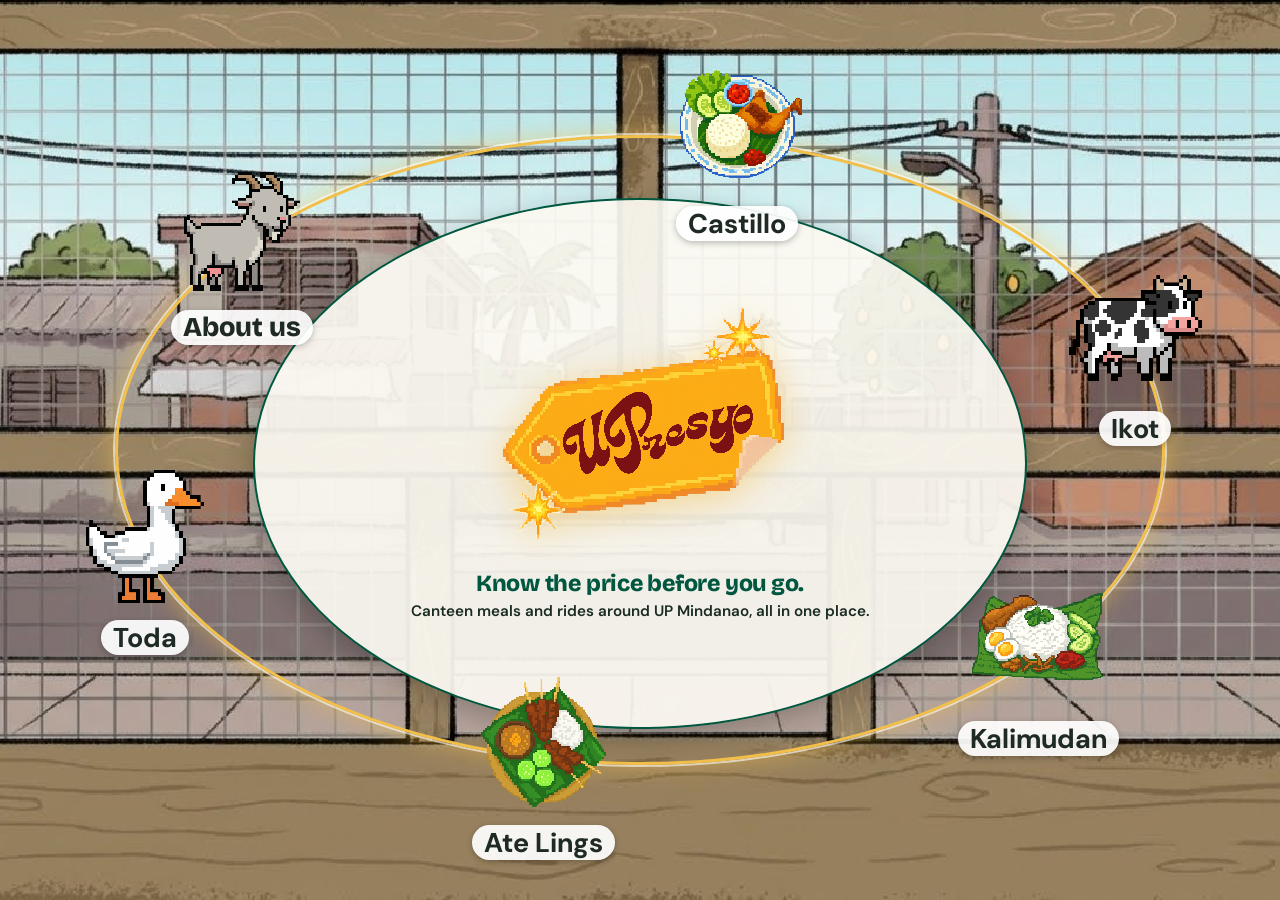
<file: UPRESYO/html files/index.html>
<!DOCTYPE html>
<html lang="en">
<head>
  <meta charset="UTF-8">
  <meta name="viewport" content="width=device-width, initial-scale=1">
  <title>UPRESYO</title>
  <link rel="preconnect" href="https://fonts.googleapis.com">
  <link rel="preconnect" href="https://fonts.gstatic.com" crossorigin>
  <link href="https://fonts.googleapis.com/css2?family=Bricolage+Grotesque:wght@600;800&family=DM+Sans:wght@400;500;700&display=swap" rel="stylesheet">
  <link rel="stylesheet" href="../css%20files/index.css">
</head>
<body>
  <div class="frame">

    <!-- Hero stage -->
    <main class="stage">
      <div class="orbit orbit-outer"></div>
      <div class="orbit orbit-inner"></div>

      <!-- Center: logo, headline, tagline -->
      <!-- Center: logo, headline, tagline -->
<section class="hero">
    <img class="hero-logo" src="../images/finallogo.png" alt="UPRESYO Logo">
    <h1>Know the price before you go.</h1>
    <p>Canteen meals and rides around UP Mindanao, all in one place.</p>
</section>

      <!-- Canteen 1 -->
<a href="castillo.html" class="blob blob-top tint-gold">
    <img src="../images/finalcastillo.png" alt="Castillo" class="blob-img">
    <span>Castillo</span>
</a>

<!-- Jeepney -->
<a href="toda.html#ikot" class="blob blob-right tint-green">
    <img src="../images/finalikot.png" alt="Jeepney" class="blob-img">
    <span>Ikot</span>
</a>

<!-- Canteen 2 -->
<a href="kalimudan.html" class="blob blob-left tint-gold">
    <img src="../images/finalkalimudan.png" alt="Canteen 2" class="blob-img">
    <span>Kalimudan</span>
</a>

<!-- Canteen 3 -->
<a href="atelings.html" class="blob blob-bottom-left tint-gold">
    <img src="../images/finalatelings.png" alt="Canteen 3" class="blob-img">
    <span>Ate Lings</span>
</a>

<!-- Tricycle -->
<a href="toda.html" class="blob blob-bottom-right tint-green">
    <img src="../images/finaltoda.png" alt="Tricycle" class="blob-img">
    <span>Toda</span>
</a>

<a href="about.html" class="blob blob-top-left about-blob">
    <img src="../images/finalaboutus.png" alt="About us" class="blob-img">
    <span>About us</span>
</a>

    </main>

  </div>
  <script src="../js%20files/index.js" defer></script>
</body>
</html>
</file>
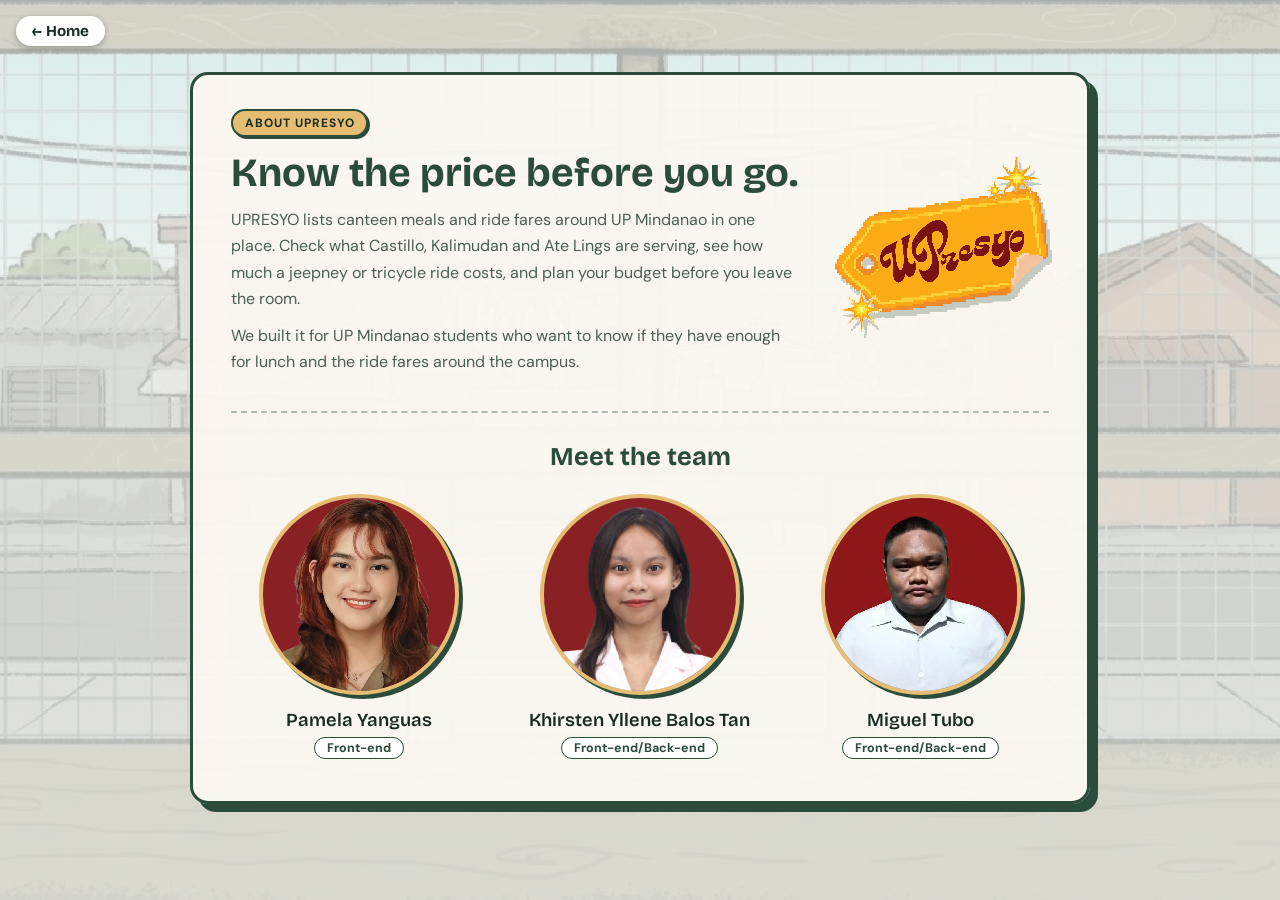
<file: UPRESYO/html files/about.html>
<!DOCTYPE html>
<html lang="en">
<head>
  <meta charset="UTF-8">
  <meta name="viewport" content="width=device-width, initial-scale=1">
  <title>About us | UPRESYO</title>
  <link rel="preconnect" href="https://fonts.googleapis.com">
  <link rel="preconnect" href="https://fonts.gstatic.com" crossorigin>
      <link href="https://fonts.googleapis.com/css2?family=Bricolage+Grotesque:wght@500;600;700;800&family=DM+Sans:wght@400;500;600;700&display=swap" rel="stylesheet">
  <link rel="stylesheet" href="../css%20files/index.css">
  <link rel="stylesheet" href="../css%20files/about.css">
</head>
<body>

   <!-- Back to the index map (same as the Toda page) -->
    <a href="index.html" class="back-pill">&larr; Home</a>

  <main class="page">
    <section class="about-container">

      <!-- What UPRESYO is -->
      <div class="about-intro">
        <div class="intro-text">
          <span class="about-tag">About UPRESYO</span>
          <h1 class="about-title">Know the price before you go.</h1>
          <p>
            UPRESYO lists canteen meals and ride fares around UP Mindanao in one place.
            Check what Castillo, Kalimudan and Ate Lings are serving, see how much a
            jeepney or tricycle ride costs, and plan your budget before you leave the room.
          </p>
          <p>
            We built it for UP Mindanao students who want to know if they have enough
            for lunch and the ride fares around the campus.
          </p>
        </div>
        <div class="intro-art">
          <img src="../images/finallogo.png" alt="UPRESYO price tag logo">
        </div>
      </div>

      <!-- Team -->
      <h2 class="team-heading">Meet the team</h2>

      <div class="team">
        <figure class="member">
         <div class="picture"><img src="../images/pam.png" alt="Photo of Pamela Yanguas"></div>
          <figcaption>
            <span class="member-name">Pamela Yanguas</span>
            <span class="member-role">Front-end</span>
          </figcaption>
        </figure>

        <figure class="member">
         <div class="picture"><img src="../images/khirsten.png" alt="Photo of Khirsten Yllene Balos Tan"></div>
          <figcaption>
           <span class="member-name">Khirsten Yllene Balos Tan</span>
            <span class="member-role">Front-end/Back-end</span>
          </figcaption>
        </figure>

        <figure class="member">
         <div class="picture"><img src="../images/pau.png" alt="Photo of Miguel Tubo"></div>
          <figcaption>
           <span class="member-name">Miguel Tubo</span>
            <span class="member-role">Front-end/Back-end</span>
          </figcaption>
        </figure>
      </div>

    </section>
  </main>

</body>
</html>
</file>
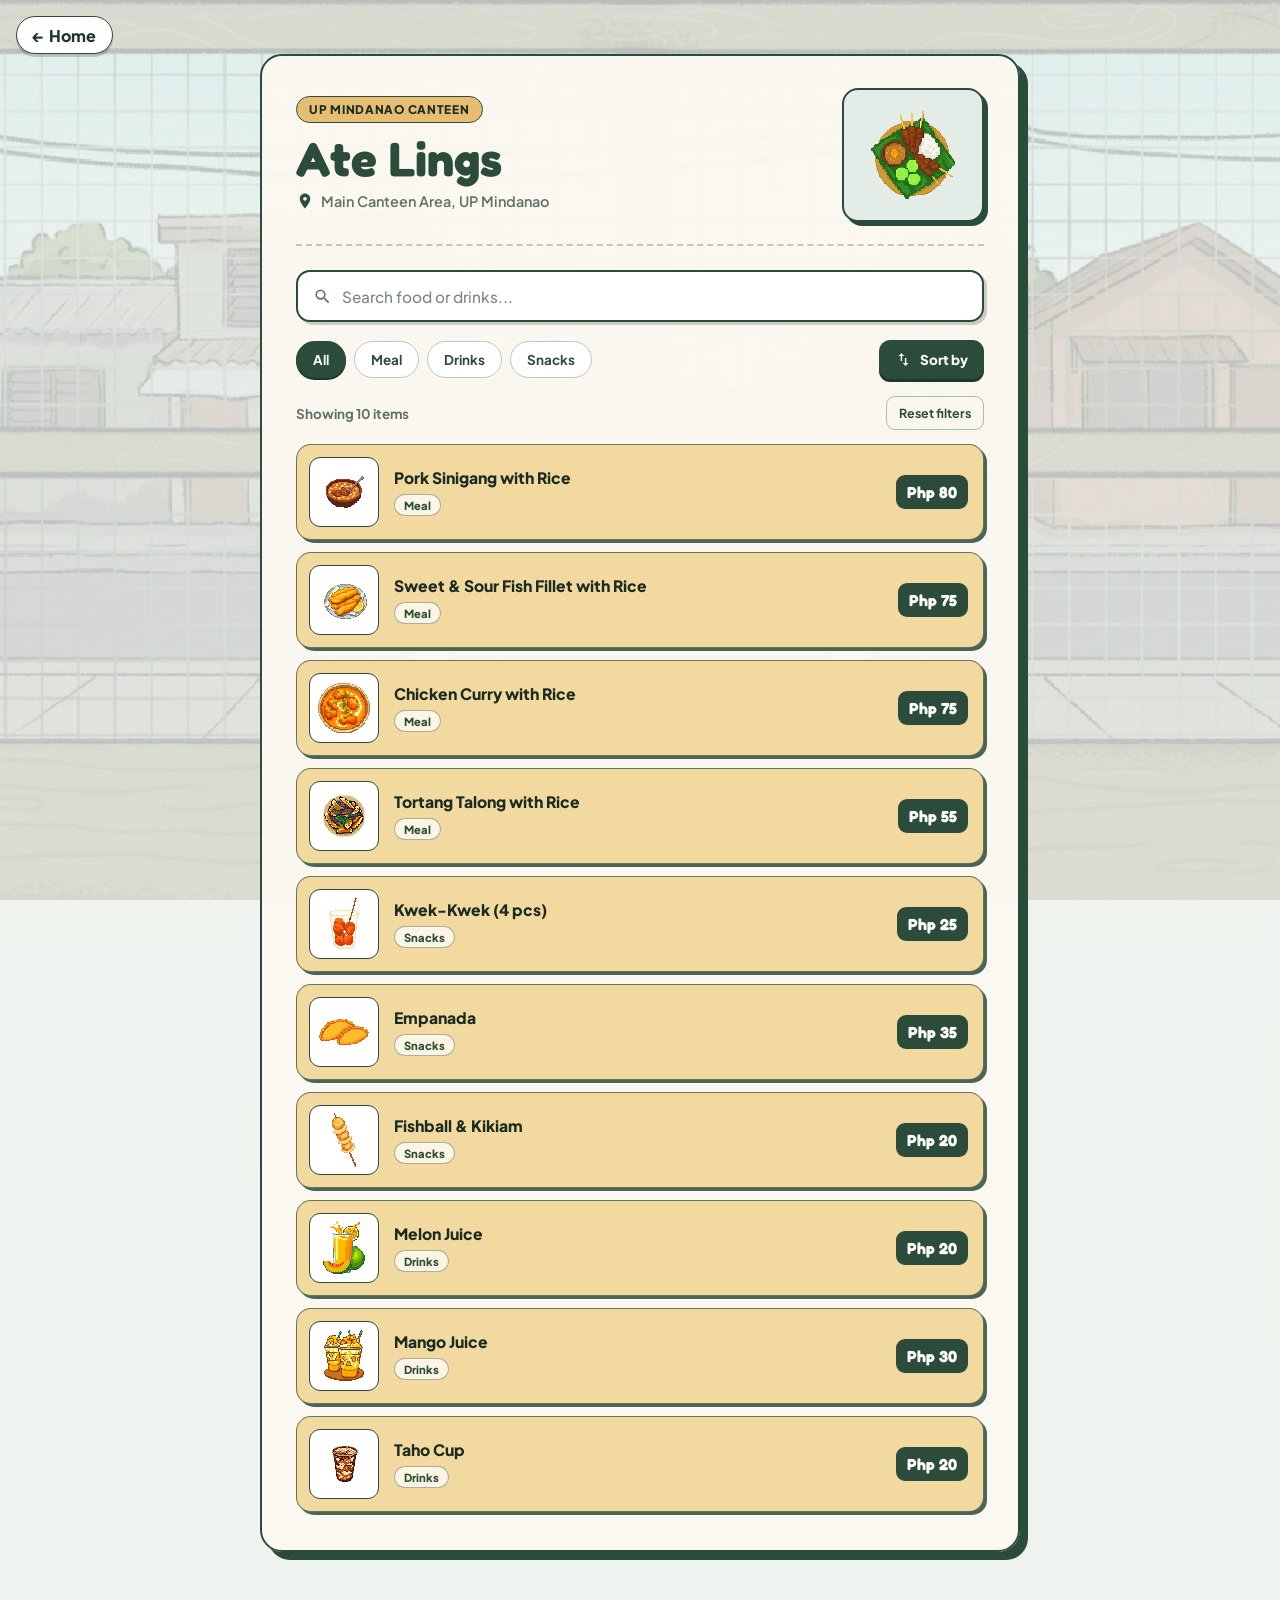
<file: UPRESYO/html files/atelings.html>
<!DOCTYPE html>
<html lang="en">
<head>
  <meta charset="UTF-8" />
  <meta name="viewport" content="width=device-width, initial-scale=1.0" />
  <title>Ate Lings | UPRESYO</title>
  <link rel="preconnect" href="https://fonts.googleapis.com" />
  <link rel="preconnect" href="https://gstatic.com" crossorigin />
  <link href="https://fonts.googleapis.com/css2?family=Fredoka:wght@500;600;700&family=Plus+Jakarta+Sans:wght@400;500;600;700&display=swap" rel="stylesheet" />
  <link rel="stylesheet" href="../css%20files/index.css" />
  <link rel="stylesheet" href="../css%20files/castillo.css" />
</head>
<body>
  <!-- Back to the index map -->
<a href="index.html" class="back-pill">&larr; Home</a>

  <main class="page">
    <section class="castillo-container">
      <div class="eatery-header">
        <div class="header-text">
          <span class="eatery-tag">UP Mindanao Canteen</span>
          <h1 class="eatery-title">Ate Lings</h1>
          <p class="location">
            <svg viewBox="0 0 24 24" aria-hidden="true">
              <path d="M12 2C8.13 2 5 5.13 5 9c0 5.25 7 13 7 13s7-7.75 7-13c0-3.87-3.13-7-7-7zm0 9.5c-1.38 0-2.5-1.12-2.5-2.5s1.12-2.5 2.5-2.5 2.5 1.12 2.5 2.5-1.12 2.5-2.5 2.5z"/>
            </svg>
            <span>Main Canteen Area, UP Mindanao</span>
          </p>
        </div>

        <div class="pixel-mascot">
          <img src="../images/finalatelings.png" alt="Pixelated Ate Lings storefront and character" />
        </div>
      </div>


      <div class="search">
        <svg class="search-icon" viewBox="0 0 24 24" aria-hidden="true">
          <path d="M15.5 14h-.79l-.28-.27A6.471 6.471 0 0 0 16 9.5 6.5 6.5 0 1 0 9.5 16c1.61 0 3.09-.59 4.23-1.57l.27.28v.79l5 4.99L20.49 19l-4.99-5zm-6 0C7.01 14 5 11.99 5 9.5S7.01 5 9.5 5 14 7.01 14 9.5 11.99 14 9.5 14z"/>
        </svg>
       <input id="searchInput" type="search" placeholder="Search food or drinks..." aria-label="Search food or drinks" />
       <button type="button" id="clearSearch" class="clear-search">Clear</button>
      </div>

      <div class="toolbar">
        <div class="chips" role="group" aria-label="Filter menu by category">
          <button class="chip active" type="button" data-filter="all">All</button>
          <button class="chip" type="button" data-filter="Meal">Meal</button>
          <button class="chip" type="button" data-filter="Drinks">Drinks</button>
          <button class="chip" type="button" data-filter="Snacks">Snacks</button>
        </div>

        <div class="sort-wrap">
          <button id="sortBtn" class="sort" type="button" aria-expanded="false" aria-haspopup="listbox">
            <svg viewBox="0 0 24 24" aria-hidden="true">
              <path d="M9 3 5 6.99h3V14h2V6.99h3L9 3zm7 14.01V10h-2v7.01h-3L15 21l4-3.99h-3z"/>
            </svg>
            <span id="sortLabel">Sort</span>
          </button>

          <div id="sortMenu" class="sort-menu" role="listbox" hidden>
            <button type="button" data-sort="default" class="active">Default order</button>
            <button type="button" data-sort="name-asc">Name: A to Z</button>
            <button type="button" data-sort="name-desc">Name: Z to A</button>
            <button type="button" data-sort="price-asc">Price: low to high</button>
            <button type="button" data-sort="price-desc">Price: high to low</button>
          </div>
        </div>
      </div>

      <div class="results-toolbar">
        <p id="resultCount" class="result-count">Showing menu items</p>
        <button type="button" id="resetFilters" class="reset-filters">Reset filters</button>
      </div>

      <ul id="menuList" class="menu">
         <li class="item" data-name="Pork Sinigang with Rice" data-category="Meal" data-price="80">
            <img class="thumb" src="../images/sinigang.png" alt="Pork Sinigang with Rice" />
            <div class="info">
              <h2 class="item-name">Pork Sinigang with Rice</h2>
              <span class="item-cat">Meal</span>
            </div>
            <span class="price">Php 80</span>
          </li>

          <li class="item" data-name="Sweet &amp; Sour Fish Fillet with Rice" data-category="Meal" data-price="75">
            <img class="thumb" src="../images/fishfillet.png" alt="Sweet &amp; Sour Fish Fillet with Rice" />
            <div class="info">
              <h2 class="item-name">Sweet &amp; Sour Fish Fillet with Rice</h2>
              <span class="item-cat">Meal</span>
            </div>
            <span class="price">Php 75</span>
          </li>

          <li class="item" data-name="Chicken Curry with Rice" data-category="Meal" data-price="75">
            <img class="thumb" src="../images/chickencurry.png" alt="Chicken Curry with Rice" />
            <div class="info">
              <h2 class="item-name">Chicken Curry with Rice</h2>
              <span class="item-cat">Meal</span>
            </div>
            <span class="price">Php 75</span>
          </li>

          <li class="item" data-name="Tortang Talong with Rice" data-category="Meal" data-price="55">
            <img class="thumb" src="../images/tortangtalong.png" alt="Tortang Talong with Rice" />
            <div class="info">
              <h2 class="item-name">Tortang Talong with Rice</h2>
              <span class="item-cat">Meal</span>
            </div>
            <span class="price">Php 55</span>
          </li>

          <li class="item" data-name="Kwek-Kwek (4 pcs)" data-category="Snacks" data-price="25">
            <img class="thumb" src="../images/kwekkwek.png" alt="Kwek-Kwek (4 pcs)" />
            <div class="info">
              <h2 class="item-name">Kwek-Kwek (4 pcs)</h2>
              <span class="item-cat">Snacks</span>
            </div>
            <span class="price">Php 25</span>
          </li>

          <li class="item" data-name="Empanada" data-category="Snacks" data-price="35">
            <img class="thumb" src="../images/empanada.png" alt="Empanada" />
            <div class="info">
              <h2 class="item-name">Empanada</h2>
              <span class="item-cat">Snacks</span>
            </div>
            <span class="price">Php 35</span>
          </li>

          <li class="item" data-name="Fishball &amp; Kikiam" data-category="Snacks" data-price="20">
            <img class="thumb" src="../images/fishballkikiam.png" alt="Fishball &amp; Kikiam" />
            <div class="info">
              <h2 class="item-name">Fishball &amp; Kikiam</h2>
              <span class="item-cat">Snacks</span>
            </div>
            <span class="price">Php 20</span>
          </li>

          <li class="item" data-name="Melon Juice" data-category="Drinks" data-price="20">
            <img class="thumb" src="../images/melonjuice.png" alt="Melon Juice" />
            <div class="info">
              <h2 class="item-name">Melon Juice</h2>
              <span class="item-cat">Drinks</span>
            </div>
            <span class="price">Php 20</span>
          </li>

          <li class="item" data-name="Mango Juice" data-category="Drinks" data-price="30">
            <img class="thumb" src="../images/mangojuice.png" alt="Mango Juice" />
            <div class="info">
              <h2 class="item-name">Mango Juice</h2>
              <span class="item-cat">Drinks</span>
            </div>
            <span class="price">Php 30</span>
          </li>

          <li class="item" data-name="Taho Cup" data-category="Drinks" data-price="20">
            <img class="thumb" src="../images/tahocup.png" alt="Taho Cup" />
            <div class="info">
              <h2 class="item-name">Taho Cup</h2>
              <span class="item-cat">Drinks</span>
            </div>
            <span class="price">Php 20</span>
          </li>

      </ul>

      <p id="emptyState" class="empty-state" hidden>No food or drinks matched your search.</p>
    </section>
  </main>

  <script src="../js%20files/castillo.js"></script>
</body>
</html>
</file>
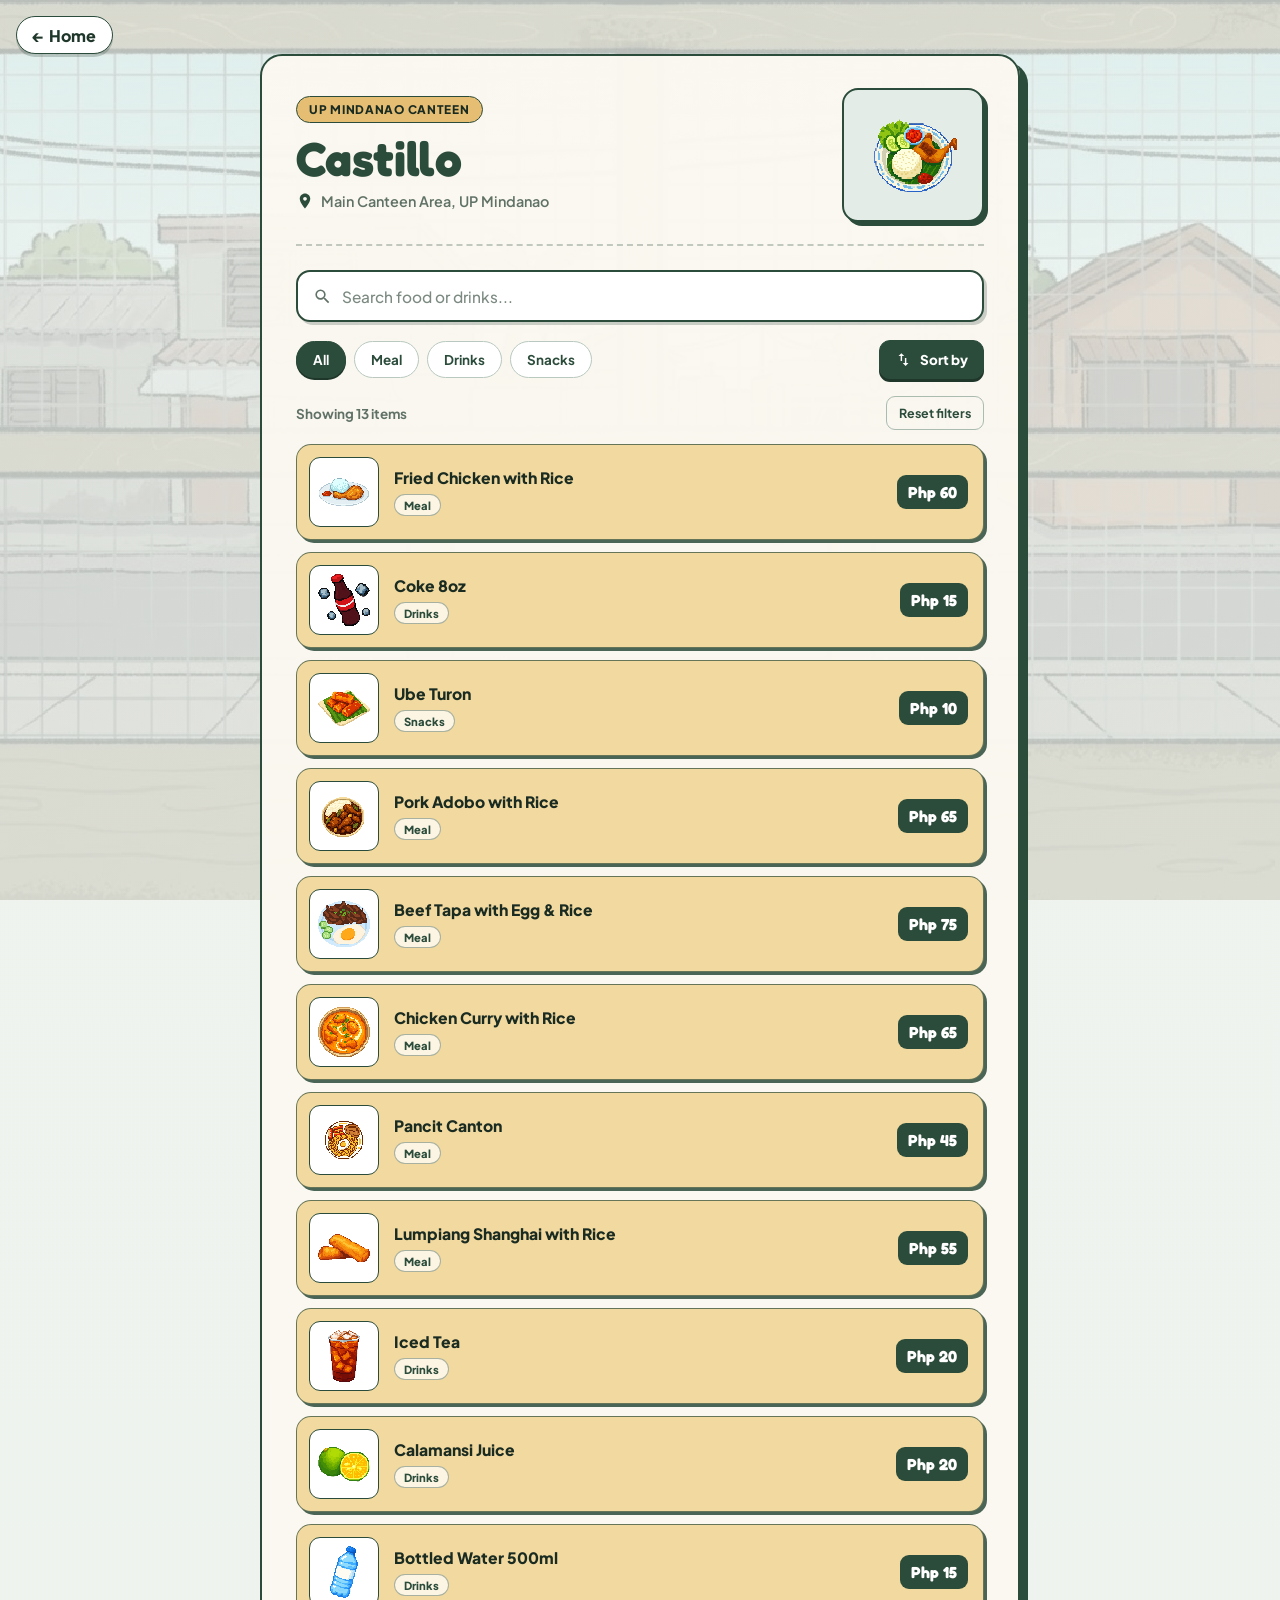
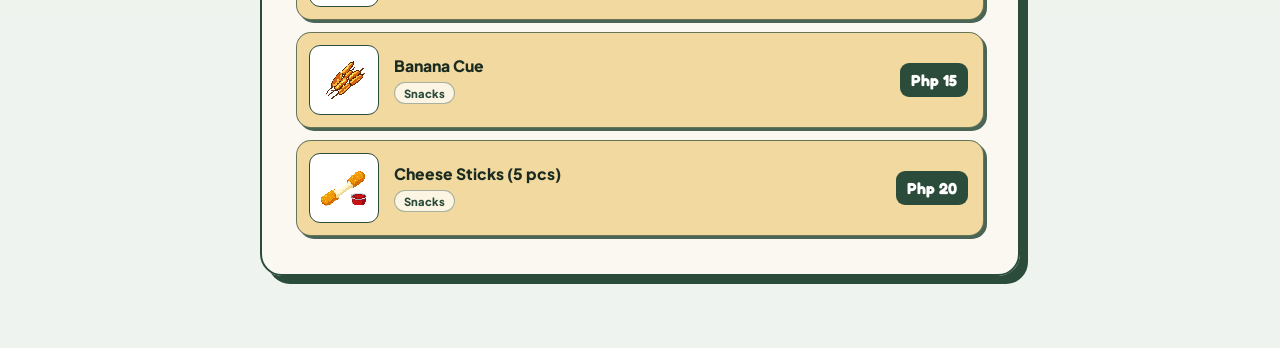
<file: UPRESYO/html files/castillo.html>
<!DOCTYPE html>
<html lang="en">
<head>
  <meta charset="UTF-8" />
  <meta name="viewport" content="width=device-width, initial-scale=1.0" />
  <title>Castillo | UPRESYO</title>
  <link rel="preconnect" href="https://fonts.googleapis.com" />
  <link rel="preconnect" href="https://gstatic.com" crossorigin />
  <link href="https://fonts.googleapis.com/css2?family=Fredoka:wght@500;600;700&family=Plus+Jakarta+Sans:wght@400;500;600;700&display=swap" rel="stylesheet" />
  <link rel="stylesheet" href="../css%20files/index.css" />
  <link rel="stylesheet" href="../css%20files/castillo.css" />
</head>
<body>
  <!-- Back to the index map -->
<a href="index.html" class="back-pill">&larr; Home</a>

  <main class="page">
    <section class="castillo-container">
      <div class="eatery-header">
        <div class="header-text">
          <span class="eatery-tag">UP Mindanao Canteen</span>
          <h1 class="eatery-title">Castillo</h1>
          <p class="location">
            <svg viewBox="0 0 24 24" aria-hidden="true">
              <path d="M12 2C8.13 2 5 5.13 5 9c0 5.25 7 13 7 13s7-7.75 7-13c0-3.87-3.13-7-7-7zm0 9.5c-1.38 0-2.5-1.12-2.5-2.5s1.12-2.5 2.5-2.5 2.5 1.12 2.5 2.5-1.12 2.5-2.5 2.5z"/>
            </svg>
            <span>Main Canteen Area, UP Mindanao</span>
          </p>
        </div>

        <div class="pixel-mascot">
          <img src="../images/finalcastillo.png" alt="Pixelated Castillo storefront and character" />
        </div>
      </div>


      <div class="search">
        <svg class="search-icon" viewBox="0 0 24 24" aria-hidden="true">
          <path d="M15.5 14h-.79l-.28-.27A6.471 6.471 0 0 0 16 9.5 6.5 6.5 0 1 0 9.5 16c1.61 0 3.09-.59 4.23-1.57l.27.28v.79l5 4.99L20.49 19l-4.99-5zm-6 0C7.01 14 5 11.99 5 9.5S7.01 5 9.5 5 14 7.01 14 9.5 11.99 14 9.5 14z"/>
        </svg>
       <input id="searchInput" type="search" placeholder="Search food or drinks..." aria-label="Search food or drinks" />

<button type="button" id="clearSearch" class="clear-search">Clear</button>
      </div>

      <div class="toolbar">
        <div class="chips" role="group" aria-label="Filter menu by category">
          <button class="chip active" type="button" data-filter="all">All</button>
          <button class="chip" type="button" data-filter="Meal">Meal</button>
          <button class="chip" type="button" data-filter="Drinks">Drinks</button>
          <button class="chip" type="button" data-filter="Snacks">Snacks</button>
        </div>

        <div class="sort-wrap">
          <button id="sortBtn" class="sort" type="button" aria-expanded="false" aria-haspopup="listbox">
            <svg viewBox="0 0 24 24" aria-hidden="true">
              <path d="M9 3 5 6.99h3V14h2V6.99h3L9 3zm7 14.01V10h-2v7.01h-3L15 21l4-3.99h-3z"/>
            </svg>
            <span id="sortLabel">Sort</span>
          </button>

          <div id="sortMenu" class="sort-menu" role="listbox" hidden>
            <button type="button" data-sort="default" class="active">Default order</button>
            <button type="button" data-sort="name-asc">Name: A to Z</button>
            <button type="button" data-sort="name-desc">Name: Z to A</button>
            <button type="button" data-sort="price-asc">Price: low to high</button>
            <button type="button" data-sort="price-desc">Price: high to low</button>
          </div>
        </div>
      </div>

      <div class="results-toolbar">
        <p id="resultCount" class="result-count">Showing menu items</p>
        <button type="button" id="resetFilters" class="reset-filters">Reset filters</button>
      </div>

      <ul id="menuList" class="menu">
        <li class="item" data-name="Fried Chicken with Rice" data-category="Meal" data-price="60">
          <img class="thumb" src=	"../images/chickenwrice.png" alt="Fried Chicken with rice" />
          <div class="info">
            <h2 class="item-name">Fried Chicken with Rice</h2>
            <span class="item-cat">Meal</span>
          </div>
          <span class="price">Php 60</span>
        </li>

        <li class="item" data-name="Coke 8oz" data-category="Drinks" data-price="15">
          <img class="thumb" src="../images/coke.png" alt="Coke 8oz" />
          <div class="info">
            <h2 class="item-name">Coke 8oz</h2>
            <span class="item-cat">Drinks</span>
          </div>
          <span class="price">Php 15</span>
        </li>

        <li class="item" data-name="Ube Turon" data-category="Snacks" data-price="10">
          <img class="thumb" src="	../images/ubeturon.png" alt="Ube Turon" />
          <div class="info">
            <h2 class="item-name">Ube Turon</h2>
            <span class="item-cat">Snacks</span>
          </div>
          <span class="price">Php 10</span>
        </li>

        <li class="item" data-name="Pork Adobo with Rice" data-category="Meal" data-price="65">
          <img class="thumb" src="../images/adobo.png" alt="Pork Adobo with Rice" />
          <div class="info">
            <h2 class="item-name">Pork Adobo with Rice</h2>
            <span class="item-cat">Meal</span>
          </div>
          <span class="price">Php 65</span>
        </li>

        <li class="item" data-name="Beef Tapa with Egg and Rice" data-category="Meal" data-price="75">
          <img class="thumb" src="	../images/beeftapa.png" alt="Beef Tapa with egg and rice" />
          <div class="info">
            <h2 class="item-name">Beef Tapa with Egg &amp; Rice</h2>
            <span class="item-cat">Meal</span>
          </div>
          <span class="price">Php 75</span>
        </li>

        <li class="item" data-name="Chicken Curry with Rice" data-category="Meal" data-price="65">
          <img class="thumb" src="../images/chickencurry.png" alt="Chicken Curry with Rice" />
          <div class="info">
            <h2 class="item-name">Chicken Curry with Rice</h2>
            <span class="item-cat">Meal</span>
          </div>
          <span class="price">Php 65</span>
        </li>

        <li class="item" data-name="Pancit Canton" data-category="Meal" data-price="45">
          <img class="thumb" src="../images/pansitcanton.png" alt="Pancit Canton" />
          <div class="info">
            <h2 class="item-name">Pancit Canton</h2>
            <span class="item-cat">Meal</span>
          </div>
          <span class="price">Php 45</span>
        </li>

        <li class="item" data-name="Lumpiang Shanghai with Rice" data-category="Meal" data-price="55">
          <img class="thumb" src="../images/lumpiasha.png" alt="Lumpiang Shanghai with Rice" />
          <div class="info">
            <h2 class="item-name">Lumpiang Shanghai with Rice</h2>
            <span class="item-cat">Meal</span>
          </div>
          <span class="price">Php 55</span>
        </li>

        <li class="item" data-name="Iced Tea" data-category="Drinks" data-price="20">
          <img class="thumb" src="../images/icedtea.png" alt="Iced Tea" />
          <div class="info">
            <h2 class="item-name">Iced Tea</h2>
            <span class="item-cat">Drinks</span>
          </div>
          <span class="price">Php 20</span>
        </li>

        <li class="item" data-name="Calamansi Juice" data-category="Drinks" data-price="20">
          <img class="thumb" src="../images/calamansi.png" alt="Calamansi Juice" />
          <div class="info">
            <h2 class="item-name">Calamansi Juice</h2>
            <span class="item-cat">Drinks</span>
          </div>
          <span class="price">Php 20</span>
        </li>

        <li class="item" data-name="Bottled Water 500ml" data-category="Drinks" data-price="15">
          <img class="thumb" src="	../images/water.png" alt="Bottled Water 500ml" />
          <div class="info">
            <h2 class="item-name">Bottled Water 500ml</h2>
            <span class="item-cat">Drinks</span>
          </div>
          <span class="price">Php 15</span>
        </li>

        <li class="item" data-name="Banana Cue" data-category="Snacks" data-price="15">
          <img class="thumb" src="../images/bananacue.png" alt="Banana Cue" />
          <div class="info">
            <h2 class="item-name">Banana Cue</h2>
            <span class="item-cat">Snacks</span>
          </div>
          <span class="price">Php 15</span>
        </li>

        <li class="item" data-name="Cheese Sticks (5 pcs)" data-category="Snacks" data-price="20">
          <img class="thumb" src="../images/cheesestick.png" alt="Cheese Sticks (5 pcs)" />
          <div class="info">
            <h2 class="item-name">Cheese Sticks (5 pcs)</h2>
            <span class="item-cat">Snacks</span>
          </div>
          <span class="price">Php 20</span>
        </li>
      </ul>

      <p id="emptyState" class="empty-state" hidden>No food or drinks matched your search.</p>
    </section>
  </main>

  <script src="../js%20files/castillo.js"></script>
</body>
</html>
</file>
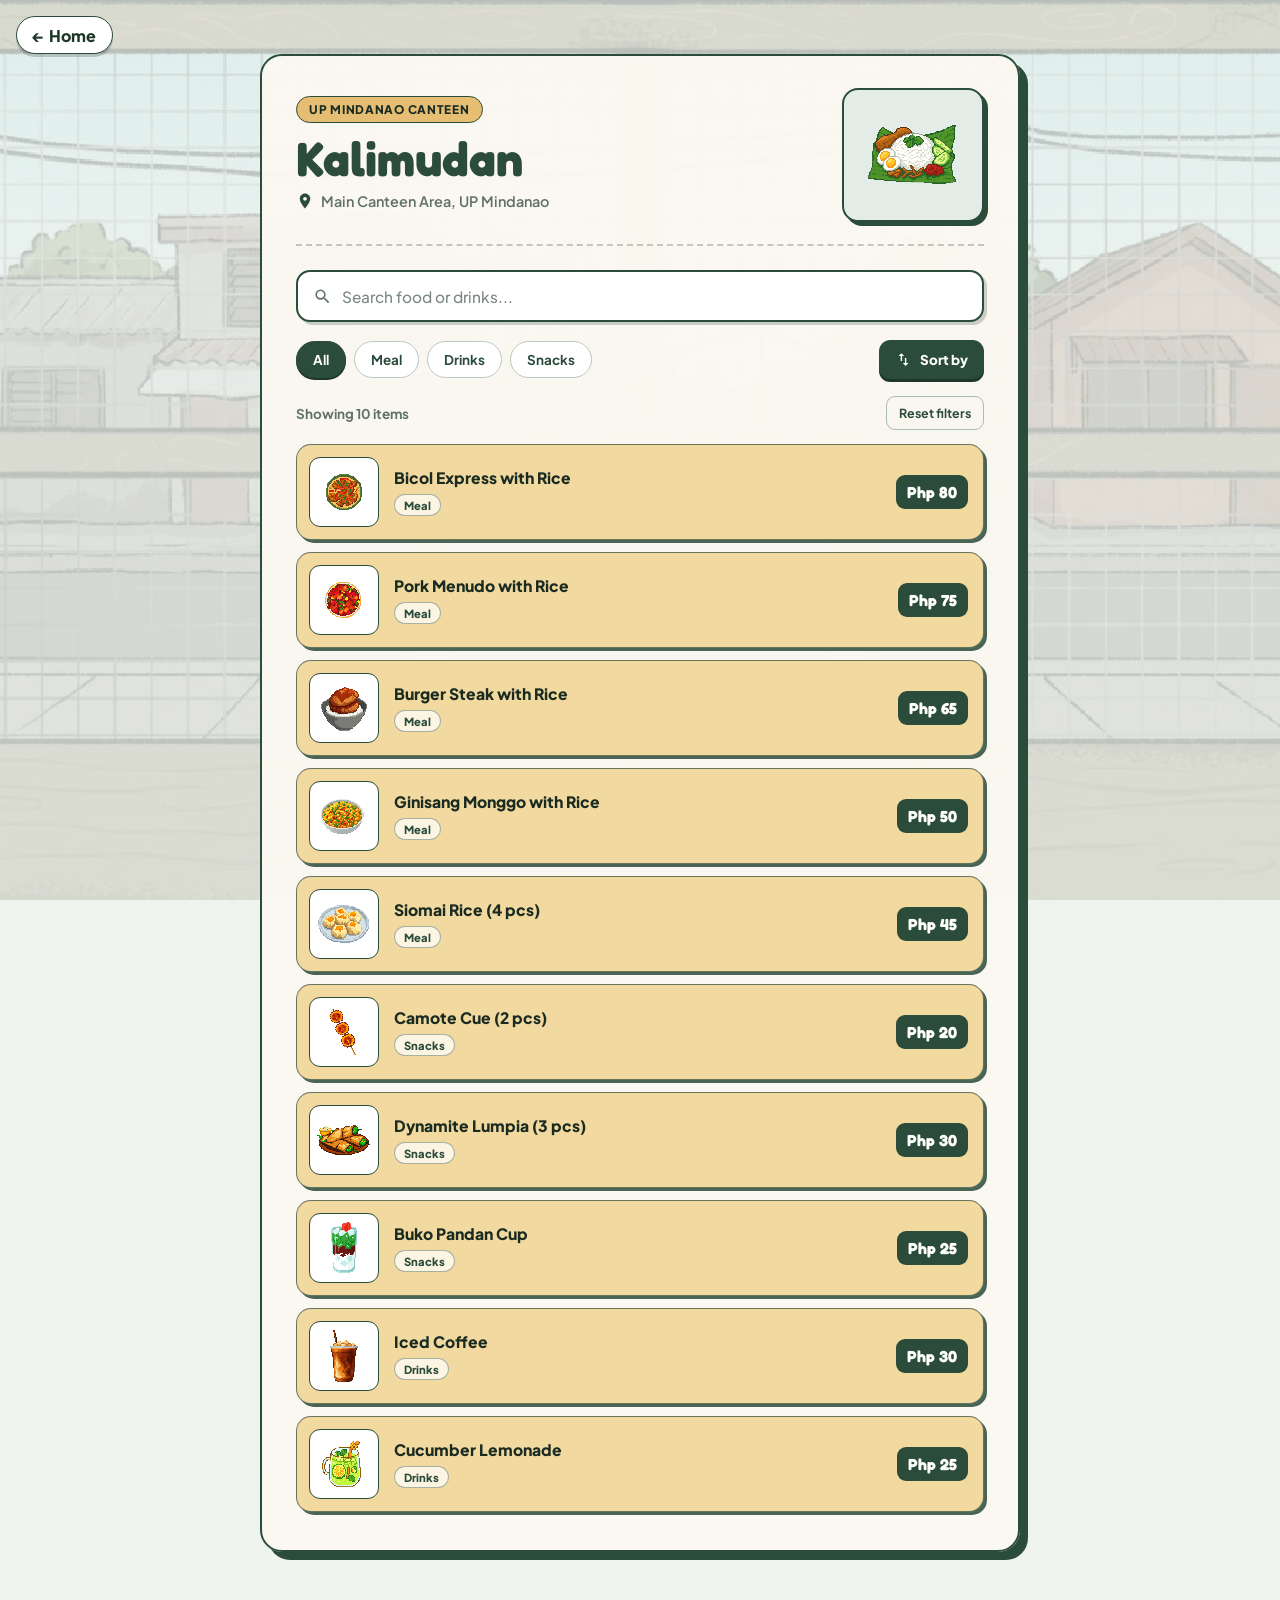
<file: UPRESYO/html files/kalimudan.html>
<!DOCTYPE html>
<html lang="en">
<head>
  <meta charset="UTF-8" />
  <meta name="viewport" content="width=device-width, initial-scale=1.0" />
  <title>Kalimudan | UPRESYO</title>
  <link rel="preconnect" href="https://fonts.googleapis.com" />
  <link rel="preconnect" href="https://gstatic.com" crossorigin />
  <link href="https://fonts.googleapis.com/css2?family=Fredoka:wght@500;600;700&family=Plus+Jakarta+Sans:wght@400;500;600;700&display=swap" rel="stylesheet" />
  <link rel="stylesheet" href="../css%20files/index.css" />
  <link rel="stylesheet" href="../css%20files/castillo.css" />
</head>
<body>
  <!-- Back to the index map -->
<a href="index.html" class="back-pill">&larr; Home</a>

  <main class="page">
    <section class="castillo-container">
      <div class="eatery-header">
        <div class="header-text">
          <span class="eatery-tag">UP Mindanao Canteen</span>
          <h1 class="eatery-title">Kalimudan</h1>
          <p class="location">
            <svg viewBox="0 0 24 24" aria-hidden="true">
              <path d="M12 2C8.13 2 5 5.13 5 9c0 5.25 7 13 7 13s7-7.75 7-13c0-3.87-3.13-7-7-7zm0 9.5c-1.38 0-2.5-1.12-2.5-2.5s1.12-2.5 2.5-2.5 2.5 1.12 2.5 2.5-1.12 2.5-2.5 2.5z"/>
            </svg>
            <span>Main Canteen Area, UP Mindanao</span>
          </p>
        </div>

        <div class="pixel-mascot">
          <img src="../images/finalkalimudan.png" alt="Pixelated Kalimudan storefront and character" />
        </div>
      </div>


      <div class="search">
        <svg class="search-icon" viewBox="0 0 24 24" aria-hidden="true">
          <path d="M15.5 14h-.79l-.28-.27A6.471 6.471 0 0 0 16 9.5 6.5 6.5 0 1 0 9.5 16c1.61 0 3.09-.59 4.23-1.57l.27.28v.79l5 4.99L20.49 19l-4.99-5zm-6 0C7.01 14 5 11.99 5 9.5S7.01 5 9.5 5 14 7.01 14 9.5 11.99 14 9.5 14z"/>
        </svg>
        <input id="searchInput" type="search" placeholder="Search food or drinks..." aria-label="Search food or drinks" />

<button type="button" id="clearSearch" class="clear-search">Clear</button>
      </div>

      <div class="toolbar">
        <div class="chips" role="group" aria-label="Filter menu by category">
          <button class="chip active" type="button" data-filter="all">All</button>
          <button class="chip" type="button" data-filter="Meal">Meal</button>
          <button class="chip" type="button" data-filter="Drinks">Drinks</button>
          <button class="chip" type="button" data-filter="Snacks">Snacks</button>
        </div>

        <div class="sort-wrap">
          <button id="sortBtn" class="sort" type="button" aria-expanded="false" aria-haspopup="listbox">
            <svg viewBox="0 0 24 24" aria-hidden="true">
              <path d="M9 3 5 6.99h3V14h2V6.99h3L9 3zm7 14.01V10h-2v7.01h-3L15 21l4-3.99h-3z"/>
            </svg>
            <span id="sortLabel">Sort</span>
          </button>

          <div id="sortMenu" class="sort-menu" role="listbox" hidden>
            <button type="button" data-sort="default" class="active">Default order</button>
            <button type="button" data-sort="name-asc">Name: A to Z</button>
            <button type="button" data-sort="name-desc">Name: Z to A</button>
            <button type="button" data-sort="price-asc">Price: low to high</button>
            <button type="button" data-sort="price-desc">Price: high to low</button>
          </div>
        </div>
      </div>

      <div class="results-toolbar">
        <p id="resultCount" class="result-count">Showing menu items</p>
        <button type="button" id="resetFilters" class="reset-filters">Reset filters</button>
      </div>

      <ul id="menuList" class="menu">
         <li class="item" data-name="Bicol Express with Rice" data-category="Meal" data-price="80">
            <img class="thumb" src="../images/bicolexpress.png" alt="Bicol Express with Rice" />
            <div class="info">
              <h2 class="item-name">Bicol Express with Rice</h2>
              <span class="item-cat">Meal</span>
            </div>
            <span class="price">Php 80</span>
          </li>

          <li class="item" data-name="Pork Menudo with Rice" data-category="Meal" data-price="75">
            <img class="thumb" src="../images/menudo.png" alt="Pork Menudo with Rice" />
            <div class="info">
              <h2 class="item-name">Pork Menudo with Rice</h2>
              <span class="item-cat">Meal</span>
            </div>
            <span class="price">Php 75</span>
          </li>

          <li class="item" data-name="Burger Steak with Rice" data-category="Meal" data-price="65">
            <img class="thumb" src="../images/burgersteak.png" alt="Burger Steak with Rice" />
            <div class="info">
              <h2 class="item-name">Burger Steak with Rice</h2>
              <span class="item-cat">Meal</span>
            </div>
            <span class="price">Php 65</span>
          </li>

          <li class="item" data-name="Ginisang Monggo with Rice" data-category="Meal" data-price="50">
            <img class="thumb" src="../images/monggo.png" alt="Ginisang Monggo with Rice" />
            <div class="info">
              <h2 class="item-name">Ginisang Monggo with Rice</h2>
              <span class="item-cat">Meal</span>
            </div>
            <span class="price">Php 50</span>
          </li>

          <li class="item" data-name="Siomai Rice (4 pcs)" data-category="Meal" data-price="45">
            <img class="thumb" src="../images/siomairice.png" alt="Siomai Rice (4 pcs)" />
            <div class="info">
              <h2 class="item-name">Siomai Rice (4 pcs)</h2>
              <span class="item-cat">Meal</span>
            </div>
            <span class="price">Php 45</span>
          </li>

          <li class="item" data-name="Camote Cue (2 pcs)" data-category="Snacks" data-price="20">
            <img class="thumb" src="../images/camotecue.png" alt="Camote Cue (2 pcs)" />
            <div class="info">
              <h2 class="item-name">Camote Cue (2 pcs)</h2>
              <span class="item-cat">Snacks</span>
            </div>
            <span class="price">Php 20</span>
          </li>

          <li class="item" data-name="Dynamite Lumpia (3 pcs)" data-category="Snacks" data-price="30">
            <img class="thumb" src="../images/dynamite.png" alt="Dynamite Lumpia (3 pcs)" />
            <div class="info">
              <h2 class="item-name">Dynamite Lumpia (3 pcs)</h2>
              <span class="item-cat">Snacks</span>
            </div>
            <span class="price">Php 30</span>
          </li>

          <li class="item" data-name="Buko Pandan Cup" data-category="Snacks" data-price="25">
            <img class="thumb" src="../images/bukopandan.png" alt="Buko Pandan Cup" />
            <div class="info">
              <h2 class="item-name">Buko Pandan Cup</h2>
              <span class="item-cat">Snacks</span>
            </div>
            <span class="price">Php 25</span>
          </li>

          <li class="item" data-name="Iced Coffee" data-category="Drinks" data-price="30">
            <img class="thumb" src="../images/icedcoffee.png" alt="Iced Coffee" />
            <div class="info">
              <h2 class="item-name">Iced Coffee</h2>
              <span class="item-cat">Drinks</span>
            </div>
            <span class="price">Php 30</span>
          </li>

          <li class="item" data-name="Cucumber Lemonade" data-category="Drinks" data-price="25">
            <img class="thumb" src="../images/cucumberlemonade.png" alt="Cucumber Lemonade" />
            <div class="info">
              <h2 class="item-name">Cucumber Lemonade</h2>
              <span class="item-cat">Drinks</span>
            </div>
            <span class="price">Php 25</span>
          </li>

      </ul>

      <p id="emptyState" class="empty-state" hidden>No food or drinks matched your search.</p>
    </section>
  </main>

  <script src="../js%20files/castillo.js"></script>
</body>
</html>
</file>
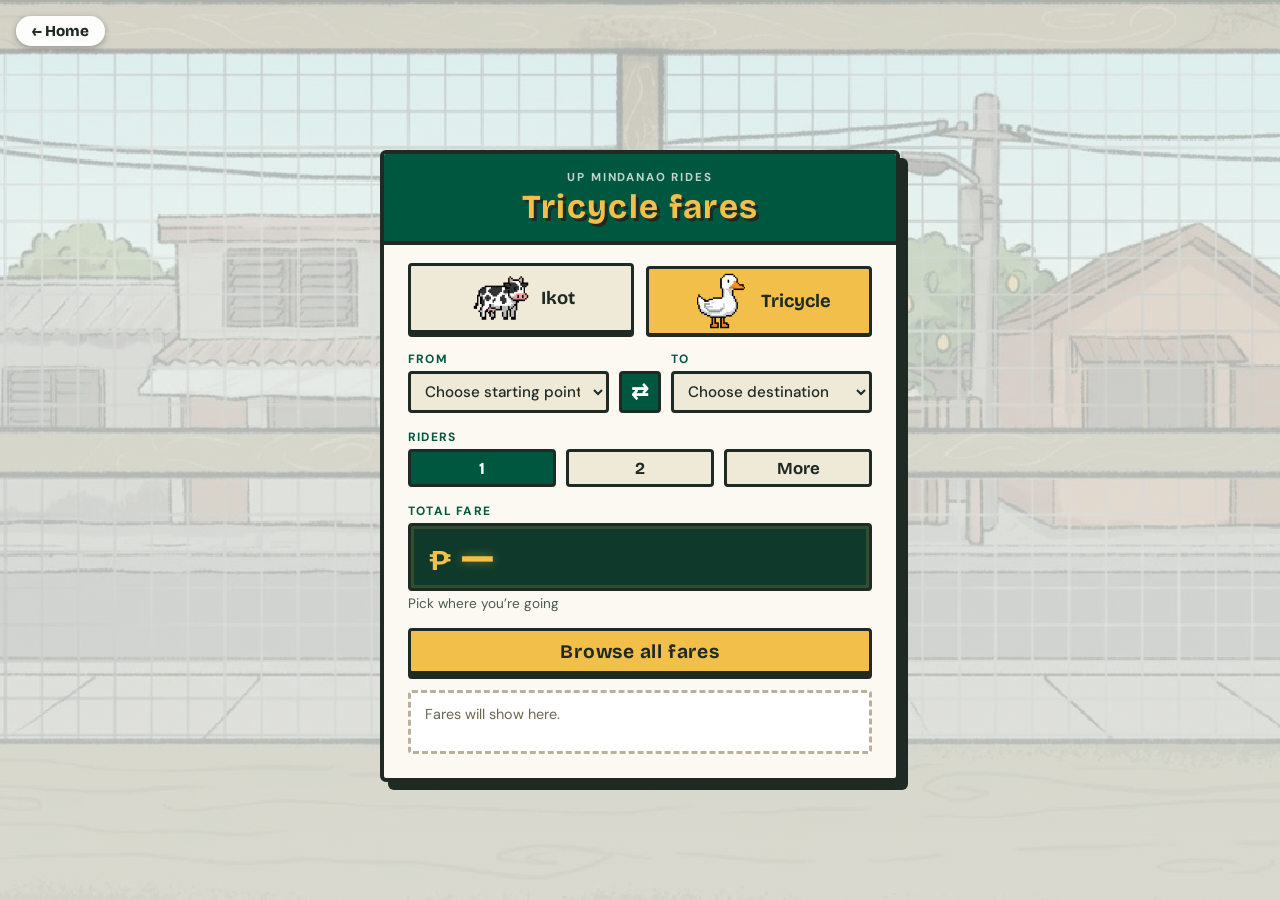
<file: UPRESYO/html files/toda.html>
<!DOCTYPE html>
<html lang="en">
<head>
    <meta charset="UTF-8">
    <meta name="viewport" content="width=device-width, initial-scale=1">
    <title>Ride fares | UPRESYO</title>

    <link rel="preconnect" href="https://fonts.googleapis.com">
    <link rel="preconnect" href="https://fonts.gstatic.com" crossorigin>
       <link href="https://fonts.googleapis.com/css2?family=Bricolage+Grotesque:wght@500;600;700;800&family=DM+Sans:wght@400;500;600;700&display=swap" rel="stylesheet">

    <!-- index.css first (colors and fonts), then toda.css on top -->
    <link rel="stylesheet" href="../css%20files/index.css">
    <link rel="stylesheet" href="../css%20files/toda.css">
</head>

<body class="ride-page">

    <!-- Back to the home map -->
    <a href="index.html" class="back-pill">&larr; Home</a>

    <main class="ride">

        <section class="fare-machine" aria-labelledby="fareTitle">

            <!-- Header band -->
            <header class="machine-top">
                <p class="machine-label">UP Mindanao rides</p>
                <h1 class="fare-title" id="fareTitle">Tricycle fares</h1>
            </header>

            <!-- Ride picker: Ikot or Tricycle -->
            <div class="ride-tabs" role="tablist" aria-label="Choose a ride">
                <button type="button" class="tab" role="tab" data-mode="ikot" aria-selected="false">
                    <img src="../images/finalikot.png" alt="">
                    <span>Ikot</span>
                </button>
                <button type="button" class="tab" role="tab" data-mode="tricycle" aria-selected="true">
                    <img src="../images/finaltoda.png" alt="">
                    <span>Tricycle</span>
            </div>

            <form class="calc" id="fareForm" onsubmit="return false">

                <!-- From / To -->
                <div class="route">
                    <label class="field">
                        <span>From</span>
                        <select id="fromSelect"></select>
                    </label>

                    <button type="button" class="swap" id="swapBtn" aria-label="Swap From and To">&#8644;</button>

                    <label class="field">
                        <span>To</span>
                        <select id="toSelect"></select>
                    </label>
                </div>

                <!-- Riders -->
                <fieldset class="riders">
                    <legend>Riders</legend>
                    <div class="rider-options">
                        <button type="button" data-riders="1" aria-pressed="true">1</button>
                        <button type="button" data-riders="2" aria-pressed="false">2</button>
                        <button type="button" data-riders="more" aria-pressed="false">More</button>
                    </div>
                    <input type="number" id="moreCount" class="more-count"
       min="3" max="6" value="3" step="1"
       aria-label="How many riders?" hidden>
                </fieldset>

                <!-- Fare meter -->
                <div class="meter">
                    <span class="meter-label">Total fare</span>
                    <div class="meter-screen">
                        <span class="peso" aria-hidden="true">&#8369;</span>
                        <output id="fareOutput" for="fromSelect toSelect"
                                aria-live="polite" aria-label="Total fare">&mdash;</output>
                    </div>
                    <span class="meter-note" id="fareNote">Pick where you're going</span>
                </div>

                <button type="button" class="btn-browse" id="browseBtn">Browse all fares</button>

                <div class="result" id="result" aria-live="polite">
                    <p class="hint">Fares will show here.</p>
                </div>

            </form>
        </section>

    </main>

    <script src="../js%20files/toda.js" defer></script>
</body>
</html>
</file>
